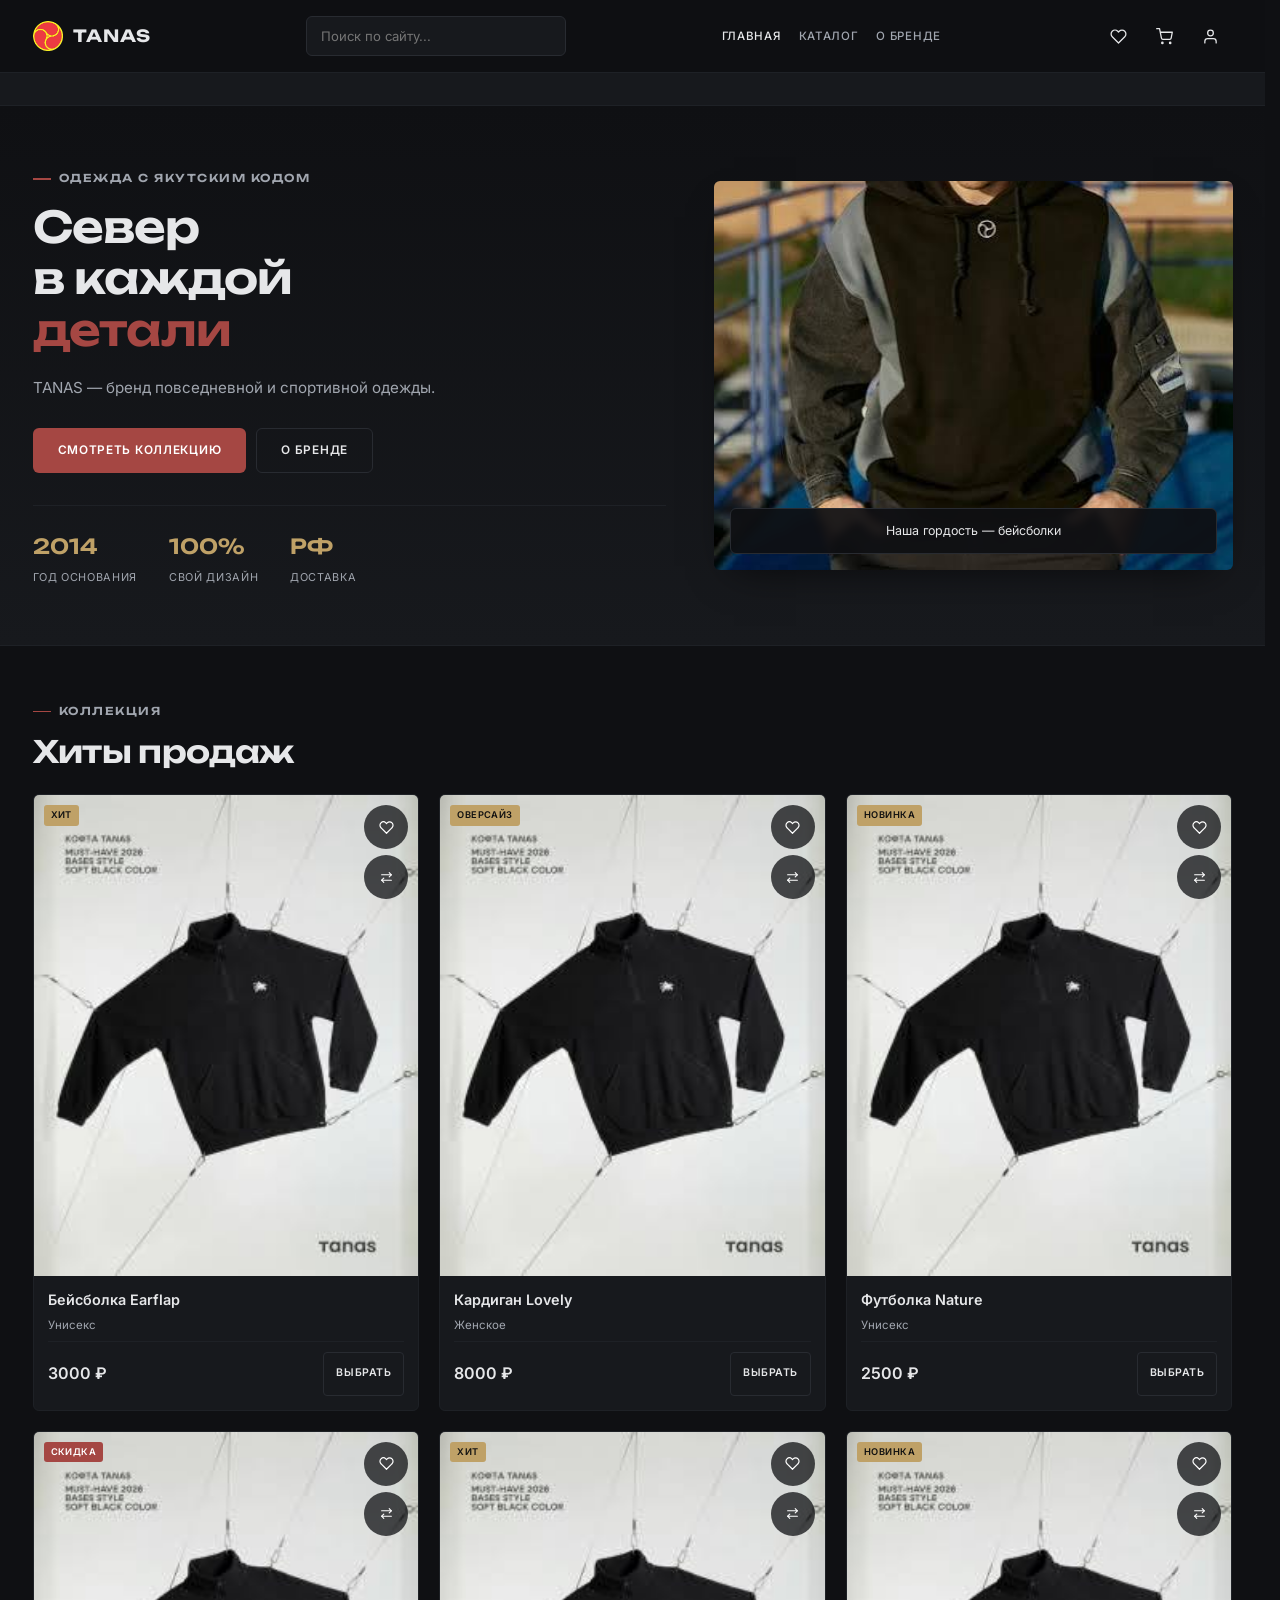
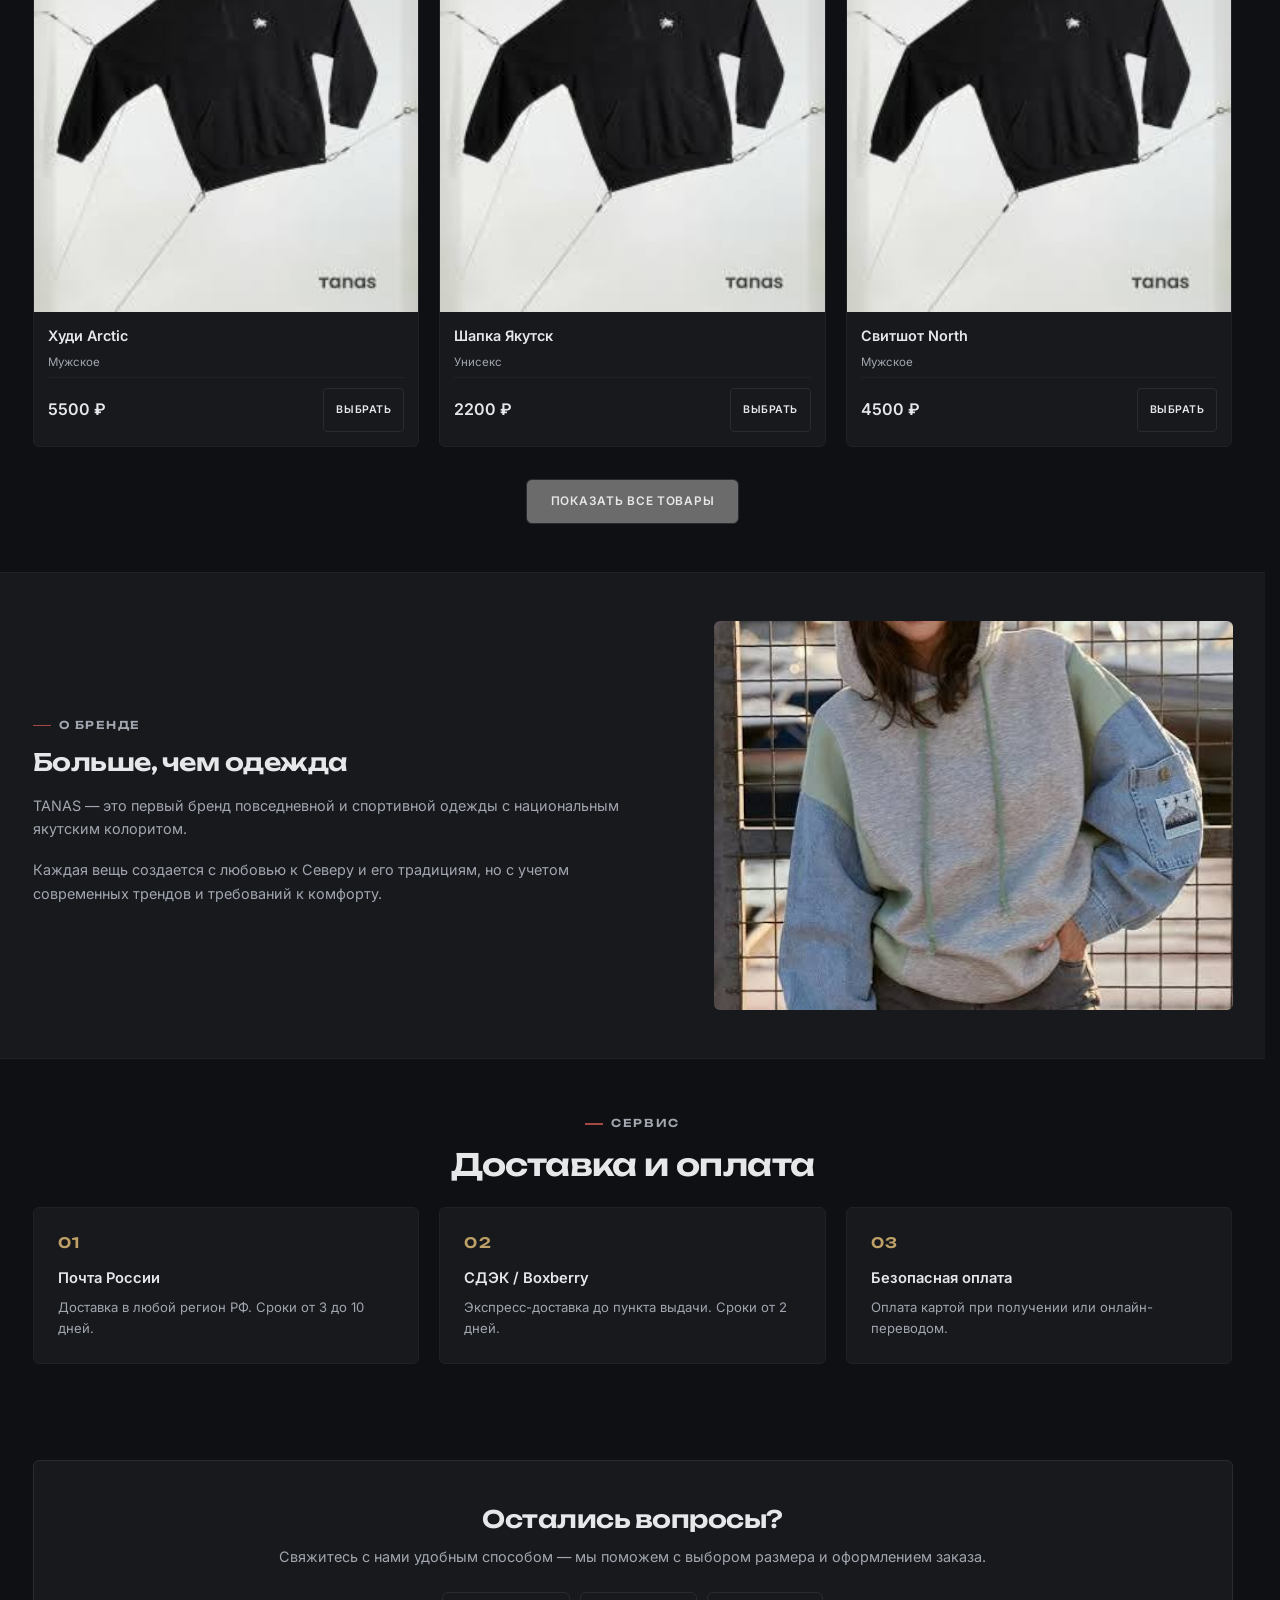
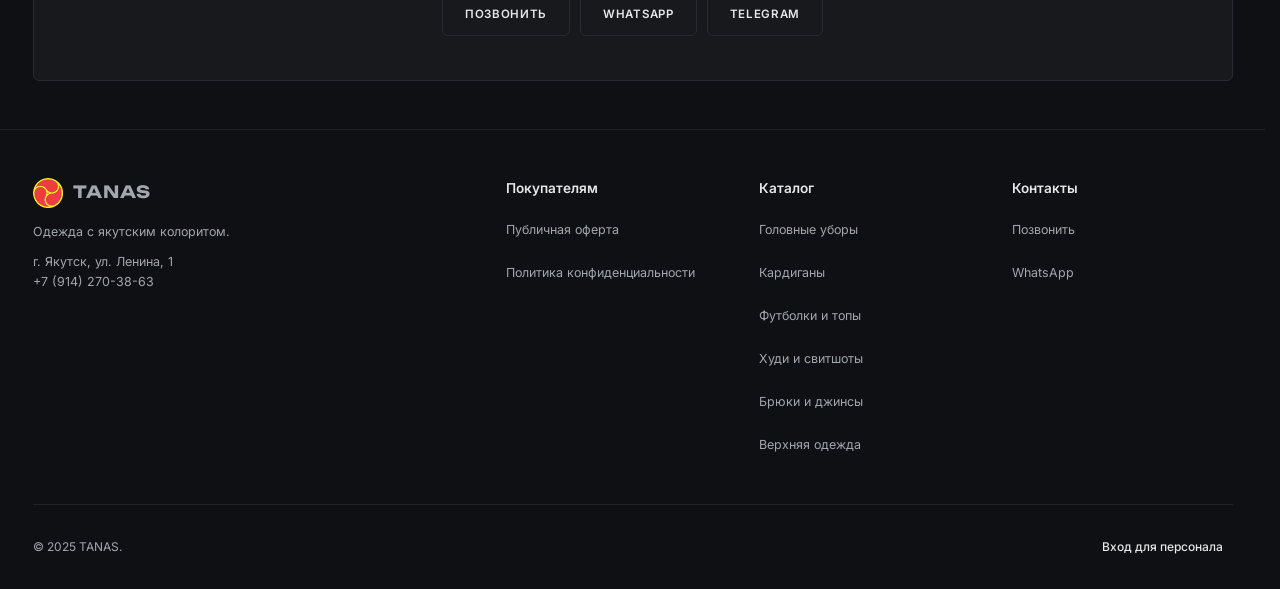
<file: index.html>
<!DOCTYPE html>
<html lang="ru">
<head>
<meta charset="UTF-8">
<meta name="viewport" content="width=device-width, initial-scale=1.0, viewport-fit=cover">
<meta name="theme-color" content="#0F1013">
<meta name="description" content="TANAS — одежда с якутским колоритом. Каталог, размеры, доставка и контакты бренда.">
<title>TANAS — одежда с якутским колоритом</title>
<link rel="preconnect" href="https://fonts.googleapis.com">
<link rel="preconnect" href="https://fonts.gstatic.com" crossorigin>
<link href="https://fonts.googleapis.com/css2?family=Inter:wght@400;500;600&family=Unbounded:wght@400;600;700&display=swap" rel="stylesheet">
<link rel="stylesheet" href="assets/styles.css">
</head>
<body>

<div id="toast-container" role="status" aria-live="polite"></div>

<div id="site">
  <header>
    <div class="container nav">
      <a href="#" class="logo" onclick="switchPage('home')">
        <img src="images/logo.png" alt="TANAS" width="30" height="30" loading="eager" decoding="async">
        <span data-c="logo">TANAS</span>
      </a>
      <div class="search-box">
        <input type="text" id="global-search" aria-label="Поиск по сайту" enterkeyhint="search" placeholder="Поиск по сайту..." autocomplete="off" oninput="queueSearch(this.value)" onfocus="handleSearch(this.value)" onkeydown="handleSearchKey(event)">
        <div id="search-suggestions" class="search-suggestions"></div>
      </div>
      <ul class="nav-links" aria-label="Основная навигация">
        <li><a href="#" onclick="switchPage('home');return false;" class="nav-link-home active">Главная</a></li>
        <li><a href="#catalog" onclick="switchPage('catalog');return false;" class="nav-link-catalog">Каталог</a></li>
        <li><a href="#about-main" onclick="switchPage('home'); return true;">О бренде</a></li>
      </ul>
      <div class="nav-actions">
        <button class="btn-icon" onclick="openFavorites()" title="Избранное" aria-label="Избранное"><svg width="17" height="17" viewBox="0 0 24 24" fill="none" stroke="currentColor" stroke-width="1.8" stroke-linecap="round" stroke-linejoin="round"><path d="M20.84 4.61a5.5 5.5 0 0 0-7.78 0L12 5.67l-1.06-1.06a5.5 5.5 0 0 0-7.78 7.78l1.06 1.06L12 21.23l7.78-7.78 1.06-1.06a5.5 5.5 0 0 0 0-7.78z"/></svg><span id="fav-badge" class="badge">0</span></button>
        <button class="btn-icon" onclick="openCart()" title="Корзина" aria-label="Корзина"><svg width="17" height="17" viewBox="0 0 24 24" fill="none" stroke="currentColor" stroke-width="1.8" stroke-linecap="round" stroke-linejoin="round"><circle cx="9" cy="21" r="1"/><circle cx="20" cy="21" r="1"/><path d="M1 1h4l2.68 13.39a2 2 0 0 0 2 1.61h9.72a2 2 0 0 0 2-1.61L23 6H6"/></svg><span id="cart-badge" class="badge">0</span></button>
        <button class="btn-icon" onclick="openLK()" title="Профиль" aria-label="Профиль"><svg width="17" height="17" viewBox="0 0 24 24" fill="none" stroke="currentColor" stroke-width="1.8" stroke-linecap="round" stroke-linejoin="round"><path d="M20 21v-2a4 4 0 0 0-4-4H8a4 4 0 0 0-4 4v2"/><circle cx="12" cy="7" r="4"/></svg></button>
      </div>
    </div>
  </header>

  <div class="marquee" id="marquee-block"><div class="marquee-content" id="marquee-text">БЕСПЛАТНАЯ ДОСТАВКА ПРИ ЗАКАЗЕ ОТ 5000 ₽ • НОВАЯ КОЛЛЕКЦИЯ • ЯКУТСКИЙ КОЛОРИТ • </div></div>

  <div id="page-home" class="page active">
    <section class="hero">
      <div class="container hero-grid fade-in">
        <div>
          <span class="kicker" data-c="hero_kicker">Одежда с якутским кодом</span>
          <h1 class="display"><span data-c="hero_t1">Север</span><br><span data-c="hero_t2">в каждой</span><br><em data-c="hero_t3">детали</em></h1>
          <p data-c="hero_sub">TANAS — бренд повседневной и спортивной одежды с национальным якутским колоритом.</p>
          <div class="hero-actions">
            <a href="#catalog-preview" class="btn btn-primary" data-c="hero_btn1">Смотреть коллекцию</a>
            <a href="#about-main" class="btn btn-outline" data-c="hero_btn2">О бренде</a>
          </div>
          <div class="hero-stats">
            <div class="stat"><strong data-c="stat1">2014</strong><span data-c="stat1_l">год основания</span></div>
            <div class="stat"><strong data-c="stat2">100%</strong><span data-c="stat2_l">свой дизайн</span></div>
            <div class="stat"><strong data-c="stat3">РФ</strong><span data-c="stat3_l">доставка</span></div>
          </div>
        </div>
        <div class="hero-img">
          <img id="hero-img" width="451" height="679" fetchpriority="high" src="images/hero.jpg" alt="TANAS — северный стиль" loading="eager" decoding="async">
          <div class="hero-badge" data-c="hero_badge">Наша гордость — бейсболки Earflap</div>
        </div>
      </div>
    </section>

    <section class="section" id="catalog-preview">
      <div class="container">
        <div class="section-head fade-in"><div><span class="kicker" data-c="cat_kicker">Коллекция</span><h2 class="display" data-c="cat_title">Хиты продаж</h2></div></div>
        <div class="grid fade-in" id="home-products-grid"></div>
        <div class="show-more-wrap fade-in" style="text-align:center; margin-top:32px;"><button class="btn btn-outline" id="toggle-products-btn" onclick="toggleHomeProducts()">Показать все товары</button></div>
      </div>
    </section>

    <section class="section about" id="about-main">
      <div class="container about-grid fade-in">
        <div class="about-text">
          <span class="kicker">О бренде</span>
          <h2 class="display">Больше, чем одежда</h2>
          <p>TANAS — это первый бренд повседневной и спортивной одежды с национальным якутским колоритом.</p>
          <p>Каждая вещь создается с любовью к Северу и его традициям, но с учетом современных трендов и требований к комфорту.</p>
        </div>
        <div class="about-img"><img src="images/about.jpg" width="451" height="679" alt="О бренде TANAS" loading="lazy" decoding="async"></div>
      </div>
    </section>

    <section class="section" id="delivery-main">
      <div class="container">
        <div class="section-head fade-in" style="justify-content:center; text-align:center;"><div><span class="kicker">Сервис</span><h2 class="display">Доставка и оплата</h2></div></div>
        <div class="delivery-grid fade-in">
          <div class="delivery-card"><div class="delivery-icon">01</div><h4>Почта России</h4><p>Доставка в любой регион РФ. Сроки от 3 до 10 дней.</p></div>
          <div class="delivery-card"><div class="delivery-icon">02</div><h4>СДЭК / Boxberry</h4><p>Экспресс-доставка до пункта выдачи. Сроки от 2 дней.</p></div>
          <div class="delivery-card"><div class="delivery-icon">03</div><h4>Безопасная оплата</h4><p>Оплата картой при получении или онлайн-переводом.</p></div>
        </div>
      </div>
    </section>

    <section class="section" id="contact-main">
      <div class="container">
        <div class="contact-box fade-in">
          <h2 class="display">Остались вопросы?</h2>
          <p>Свяжитесь с нами удобным способом — мы поможем с выбором размера и оформлением заказа.</p>
          <div class="contact-actions">
            <a href="tel:+79142703863" class="contact-btn">Позвонить</a>
            <a href="https://wa.me/79267101609" target="_blank" rel="noopener noreferrer" class="contact-btn">WhatsApp</a>
            <a href="https://t.me/tanas" target="_blank" rel="noopener noreferrer" class="contact-btn">Telegram</a>
          </div>
        </div>
      </div>
    </section>
  </div>

  <div id="page-catalog" class="page">
    <section class="section" style="padding-top: 36px;">
      <div class="container">
        <div class="section-head"><div><h2 class="display">Все товары</h2></div></div>
        <div class="catalog-layout">
          <details class="sidebar-filters" open><summary class="filter-toggle">Фильтры и поиск</summary><div class="filter-content">
            <div class="filter-group"><h4>Поиск</h4><input type="text" id="catalog-search" aria-label="Поиск товаров" enterkeyhint="search" class="form-control" placeholder="Название или тег..." oninput="queueCatalogFilters()"></div>
            <div class="filter-group"><h4>Категории</h4><div id="filter-categories"></div></div>
            <div class="filter-group"><h4>Пол</h4>
              <label class="filter-label"><input type="checkbox" value="male" onchange="applyCatalogFilters()"> Мужское</label>
              <label class="filter-label"><input type="checkbox" value="female" onchange="applyCatalogFilters()"> Женское</label>
              <label class="filter-label"><input type="checkbox" value="unisex" onchange="applyCatalogFilters()"> Унисекс</label>
            </div>
            <div class="filter-group"><h4>Теги</h4>
              <label class="filter-label"><input type="checkbox" value="sale" onchange="applyCatalogFilters()"> Со скидкой</label>
              <label class="filter-label"><input type="checkbox" value="new" onchange="applyCatalogFilters()"> Новинки</label>
              <label class="filter-label"><input type="checkbox" value="hit" onchange="applyCatalogFilters()"> Хиты</label>
            </div>
            <button class="btn-submit" style="background:transparent; border:1px solid var(--border); color:var(--ink); text-transform:none; letter-spacing:0; font-size:.82rem;" onclick="resetCatalogFilters()">Сбросить</button>
          </div></details>
          <div>
            <div class="catalog-top">
              <span id="catalog-count" style="font-size:0.82rem; color:var(--muted)">Найдено: 0</span>
              <div class="catalog-tools">
                <button class="btn-icon" id="compare-btn" onclick="openCompare()" style="display:none;border:1px solid var(--border); font-size:.75rem;">Сравнить (<span id="compare-count">0</span>)</button>
                <select id="catalog-sort" aria-label="Сортировка товаров" onchange="applyCatalogFilters()">
                  <option value="default">По умолчанию</option>
                  <option value="price-asc">Сначала дешевле</option>
                  <option value="price-desc">Сначала дороже</option>
                  <option value="new">Сначала новинки</option>
                  <option value="rating">По рейтингу</option>
                </select>
              </div>
            </div>
            <div class="grid" id="catalog-products-grid"></div>
          </div>
        </div>
      </div>
    </section>
  </div>

  <footer>
    <div class="container">
      <div class="footer-grid">
        <div class="footer-col">
          <div class="logo" style="margin-bottom:14px"><img src="images/logo.png" alt="TANAS" width="22" height="22" loading="lazy" decoding="async"> TANAS</div>
          <p data-c="f_desc">Одежда с якутским колоритом.</p>
          <p style="margin-top:10px" data-c="f_addr">г. Якутск, ул. Ленина, 1</p>
          <p data-c="f_phone">+7 (914) 270-38-63</p>
        </div>
        <div class="footer-col"><h4>Покупателям</h4><a onclick="openLegal('offer')">Публичная оферта</a><a onclick="openLegal('privacy')">Политика конфиденциальности</a></div>
        <div class="footer-col"><h4>Каталог</h4><div id="footer-cats"></div></div>
        <div class="footer-col"><h4>Контакты</h4><a href="tel:+79142703863">Позвонить</a><a href="https://wa.me/79267101609">WhatsApp</a></div>
      </div>
      <div class="footer-bottom">
        <span data-c="f_copy">© 2025 TANAS. Все права защищены.</span>
        <button class="btn-icon" onclick="document.getElementById('admin-login').classList.add('active')" style="font-size:.75rem;">Вход для персонала</button>
      </div>
    </div>
  </footer>
</div>

<div class="modal" id="cart-modal"><div class="modal-box wide">
  <button class="modal-close" onclick="document.getElementById('cart-modal').classList.remove('active')">&times;</button>
  <h3>Корзина</h3>
  <div class="cart-layout">
    <div>
      <div id="cart-list"></div>
      <div id="promo-area" style="margin-top:14px; display:none;">
        <div style="display:flex; gap:8px;">
          <input type="text" id="promo-input" class="form-control" placeholder="Промокод">
          <button class="btn btn-primary" style="padding:10px 20px; text-transform:none; letter-spacing:0; font-size:.82rem;" onclick="applyPromo()">Применить</button>
        </div>
        <div id="promo-status" style="margin-top:8px; font-size:0.78rem;"></div>
      </div>
    </div>
    <div class="checkout-box">
      <h4 style="margin-bottom:14px; font-size:.95rem">Оформление заказа</h4>
      <div id="auth-warning" style="display:none; text-align:center; padding:20px 0;">
        <p style="font-size:0.86rem; margin-bottom:14px; color:var(--muted)">Войдите в профиль для оформления.</p>
        <button class="btn btn-primary" onclick="document.getElementById('cart-modal').classList.remove('active');openLK()">Войти / Регистрация</button>
      </div>
      <div id="checkout-form" style="display:none">
        <div class="form-group"><label for="co-name">Имя</label><input type="text" id="co-name" class="form-control"></div>
        <div class="form-group"><label for="co-phone">Телефон</label><input type="tel" id="co-phone" class="form-control"></div>
        <div class="form-group"><label for="co-city">Город</label><input type="text" id="co-city" class="form-control"></div>
        <div class="form-group"><label for="co-street">Улица, дом, кв.</label><input type="text" id="co-street" class="form-control"></div>
        <div class="form-group"><label for="co-zip">Индекс</label><input type="text" id="co-zip" class="form-control"></div>
        <div style="display:flex; gap:8px; margin:14px 0; align-items:flex-start">
          <input type="checkbox" id="co-agree" style="margin-top:4px; accent-color:var(--accent)">
          <label for="co-agree" style="font-size:0.74rem; color:var(--muted); cursor:pointer">Согласен с <a onclick="openLegal('offer')" style="color:var(--gold)">офертой</a></label>
        </div>
        <button class="btn-submit" onclick="checkout()">Оформить заказ</button>
      </div>
    </div>
  </div>
</div></div>

<div class="modal" id="lk-modal"><div class="modal-box wide">
  <button class="modal-close" onclick="document.getElementById('lk-modal').classList.remove('active')">&times;</button>
  <h3>Личный кабинет</h3>
  <div id="auth-view">
    <div class="tabs"><div class="tab active" onclick="switchAuth('phone', this)">По телефону</div><div class="tab" onclick="switchAuth('email', this)">По Email</div></div>
    <div class="form-group"><label for="auth-name">Имя</label><input type="text" id="auth-name" class="form-control"></div>
    <div class="form-group" id="group-phone"><label for="auth-phone">Телефон</label><input type="tel" id="auth-phone" class="form-control"></div>
    <div class="form-group" id="group-email" style="display:none"><label for="auth-email">Email</label><input type="email" id="auth-email" class="form-control"></div>
    <div class="form-group"><label for="auth-pass">Пароль</label><input type="password" id="auth-pass" class="form-control"></div>
    <button class="btn-submit" onclick="doLogin()">Войти / Зарегистрироваться</button>
  </div>
  <div id="profile-view" style="display:none">
    <div style="margin-bottom:20px; display:flex; justify-content:space-between; align-items:center;">
      <span style="font-size:0.9rem">Вы вошли как: <b id="user-display"></b></span>
      <button class="btn-icon" onclick="logout()" style="font-size:.78rem;">Выйти</button>
    </div>
    <div class="tabs"><div class="tab active" onclick="switchTab('p-info', this)">Профиль</div><div class="tab" onclick="switchTab('p-history', this)">Заказы</div><div class="tab" onclick="switchTab('p-favorites', this)">Избранное</div></div>
    <div id="p-info" class="tab-content">
      <div class="form-group"><label for="prof-name">Имя</label><input type="text" id="prof-name" class="form-control"></div>
      <div class="form-group"><label for="prof-contact">Контакт (логин)</label><input type="text" id="prof-contact" class="form-control" readonly style="opacity:0.5"></div>
      <h4 style="margin:20px 0 14px; font-size:0.9rem">Мои размеры</h4>
      <div style="display:grid; grid-template-columns:1fr 1fr 1fr; gap:14px;">
        <div class="form-group"><label for="prof-chest">Грудь</label><input type="number" id="prof-chest" class="form-control"></div>
        <div class="form-group"><label for="prof-waist">Талия</label><input type="number" id="prof-waist" class="form-control"></div>
        <div class="form-group"><label for="prof-hips">Бедра</label><input type="number" id="prof-hips" class="form-control"></div>
      </div>
      <button class="btn-submit" onclick="saveProfile()">Сохранить</button>
    </div>
    <div id="p-history" class="tab-content" style="display:none"></div>
    <div id="p-favorites" class="tab-content" style="display:none"></div>
  </div>
</div></div>

<div class="modal" id="product-modal"><div class="modal-box wide">
  <button class="modal-close" onclick="document.getElementById('product-modal').classList.remove('active')">&times;</button>
  <div class="p-grid">
    <div>
      <div class="gallery-main"><img id="p-img" alt="Фото товара" width="240" height="300"></div>
      <div class="gallery-thumbs" id="p-thumbs"></div>
    </div>
    <div class="p-info">
      <span class="card-tag mb-2" id="p-tag"></span>
      <h2 style="font-size:1.35rem; margin-bottom:6px;" id="p-title"></h2>
      <div style="font-size:1.4rem; font-weight:600; color:var(--gold); margin-bottom:6px;" id="p-price"></div>
      <div id="p-rating" style="color:var(--gold); margin-bottom:14px; font-size:.85rem;"></div>
      <p class="p-desc" id="p-desc"></p>
      <div class="sizes" id="p-sizes">
        <button class="size-btn" onclick="selectSize(this)">S</button>
        <button class="size-btn active" onclick="selectSize(this)">M</button>
        <button class="size-btn" onclick="selectSize(this)">L</button>
        <button class="size-btn" onclick="selectSize(this)">XL</button>
      </div>
      <table class="p-specs" id="p-specs"></table>
      <div style="display:flex; gap:8px; margin-top:auto;">
        <button class="btn-submit" style="margin:0; flex:1;" onclick="addToCart()">В корзину</button>
        <button class="btn-icon" id="p-fav-btn" onclick="toggleFavorite(currentProd.id)" style="border:1px solid var(--border); padding:8px 14px; color:var(--ink);" title="В избранное"></button>
      </div>
    </div>
  </div>
  <div style="margin-top:28px; border-top:1px solid var(--border); padding-top:20px;">
    <h3 style="margin-bottom:14px;">Отзывы (<span id="reviews-count">0</span>)</h3>
    <div id="reviews-list"></div>
    <div style="background:var(--bg); padding:16px; border-radius:6px; margin-top:14px;">
      <h4 style="margin-bottom:12px; font-size:0.86rem;">Оставить отзыв</h4>
      <div class="form-group"><label for="review-rating">Оценка</label><select id="review-rating" class="form-control"><option value="5">5 — Отлично</option><option value="4">4 — Хорошо</option><option value="3">3 — Нормально</option><option value="2">2 — Плохо</option><option value="1">1 — Ужасно</option></select></div>
      <div class="form-group"><label for="review-text">Комментарий</label><textarea id="review-text" class="form-control" rows="2" placeholder="Поделитесь впечатлениями..."></textarea></div>
      <button class="btn-submit" onclick="submitReview()">Отправить отзыв</button>
    </div>
  </div>
</div></div>

<div class="modal" id="compare-modal"><div class="modal-box wide"><button class="modal-close" onclick="document.getElementById('compare-modal').classList.remove('active')">&times;</button><h3>Сравнение товаров</h3><div id="compare-content"></div></div></div>
<div class="modal" id="favorites-modal"><div class="modal-box wide"><button class="modal-close" onclick="document.getElementById('favorites-modal').classList.remove('active')">&times;</button><h3>Избранное</h3><div id="favorites-content"></div></div></div>
<div class="modal" id="order-detail-modal"><div class="modal-box"><button class="modal-close" onclick="document.getElementById('order-detail-modal').classList.remove('active')">&times;</button><h3>Детали заказа</h3><div id="order-detail-content"></div></div></div>
<div class="modal" id="legal-modal"><div class="modal-box"><button class="modal-close" onclick="document.getElementById('legal-modal').classList.remove('active')">&times;</button><h3 id="legal-title">Документ</h3><div id="legal-text" style="font-size:0.86rem; color:var(--muted); line-height:1.7;"></div></div></div>
<div class="modal" id="admin-login"><div class="modal-box"><button class="modal-close" onclick="document.getElementById('admin-login').classList.remove('active')">&times;</button><h3>Вход для админа</h3><div class="form-group"><input type="password" id="admin-pass" class="form-control" placeholder="Пароль"></div><button class="btn-submit" onclick="loginAdmin()">Войти</button></div></div>

<div id="admin"><div class="admin-layout">
  <div class="sidebar">
    <div class="sidebar-logo">TANAS Admin</div>
    <ul class="sidebar-nav">
      <li class="active" onclick="showAdminTab('analytics', this)">Аналитика</li>
      <li onclick="showAdminTab('orders', this)">Заказы</li>
      <li onclick="showAdminTab('products', this)">Товары</li>
      <li onclick="showAdminTab('promo', this)">Промокоды</li>
      <li onclick="showAdminTab('reviews', this)">Отзывы</li>
      <li onclick="showAdminTab('content', this)">Контент</li>
      <li onclick="showAdminTab('settings', this)">Настройки</li>
    </ul>
    <div style="padding:18px; border-top:1px solid var(--border);"><button class="btn-icon" onclick="logoutAdmin()" style="font-size:.8rem;">← Выйти на сайт</button></div>
  </div>
  <div class="admin-main">
    <div id="tab-analytics" class="admin-page active">
      <h2 style="margin-bottom:20px">Аналитика</h2>
      <div class="kpi-grid" id="kpi-grid"></div>
      <h3 style="margin:20px 0 14px; color:var(--gold); font-size:.95rem">Просмотры по дням</h3>
      <div class="chart" id="views-chart"></div>
      <h3 style="margin:20px 0 14px; color:var(--gold); font-size:.95rem">Топ-5 просмотренных товаров</h3>
      <div class="table-scroll" tabindex="0" role="region" aria-label="Таблица с горизонтальной прокруткой"><table id="top-views-table"><thead><tr><th>Товар</th><th>Просмотры</th></tr></thead><tbody></tbody></table></div>
      <h3 style="margin:20px 0 14px; color:var(--gold); font-size:.95rem">Последние действия</h3>
      <div class="table-scroll" tabindex="0" role="region" aria-label="Таблица с горизонтальной прокруткой"><table id="actions-table"><thead><tr><th>Время</th><th>Действие</th></tr></thead><tbody></tbody></table></div>
    </div>
    <div id="tab-orders" class="admin-page">
      <h2 style="margin-bottom:20px">Заказы</h2>
      <div class="order-status-tabs"><button class="order-tab active" onclick="filterOrders('all', this)">Все</button><button class="order-tab" onclick="filterOrders('new', this)">Новые</button><button class="order-tab" onclick="filterOrders('process', this)">В работе</button><button class="order-tab" onclick="filterOrders('done', this)">Выполненные</button><button class="order-tab" onclick="filterOrders('cancelled', this)">Отмененные</button></div>
      <div class="table-scroll" tabindex="0" role="region" aria-label="Таблица с горизонтальной прокруткой"><table id="admin-orders-table"><thead><tr><th>ID/Дата</th><th>Клиент</th><th>Сумма</th><th>Статус</th><th>Действия</th></tr></thead><tbody></tbody></table></div>
    </div>
    <div id="tab-products" class="admin-page">
      <div style="margin-bottom:20px; display:flex; justify-content:space-between; align-items:center;"><h2>Товары</h2><button class="btn btn-primary" onclick="editProduct(null)">+ Добавить</button></div>
      <div class="table-scroll" tabindex="0" role="region" aria-label="Таблица с горизонтальной прокруткой"><table id="admin-products-table"><thead><tr><th>Фото</th><th>Название</th><th>Цена</th><th>Действие</th></tr></thead><tbody></tbody></table></div>
      <div id="product-form" style="display:none; margin-top:28px; background:var(--surface); padding:22px; border-radius:8px; border:1px solid var(--border);">
        <h3 id="pf-title" style="margin-bottom:18px">Добавление</h3>
        <input type="hidden" id="pf-id">
        <div class="form-group"><label for="pf-name">Название</label><input type="text" id="pf-name" class="form-control"></div>
        <div class="form-group"><label for="pf-price">Цена</label><input type="number" id="pf-price" class="form-control"></div>
        <div class="form-group"><label for="pf-cat">Категория</label><select id="pf-cat" class="form-control"></select></div>
        <div class="form-group"><label for="pf-gender">Пол</label><select id="pf-gender" class="form-control"><option value="unisex">Унисекс</option><option value="male">Мужское</option><option value="female">Женское</option></select></div>
        <div class="form-group"><label for="pf-tag">Тег (хит, новинка, скидка)</label><input type="text" id="pf-tag" class="form-control"></div>
        <div class="form-group"><label for="pf-img">Фото (ссылки через запятую)</label><textarea id="pf-img" class="form-control" rows="2"></textarea></div>
        <div class="form-group"><label for="pf-desc">Описание</label><textarea id="pf-desc" class="form-control" rows="2"></textarea></div>
        <div class="form-group"><label for="pf-specs">Характеристики (ключ: значение)</label><textarea id="pf-specs" class="form-control" rows="4"></textarea></div>
        <button class="btn-submit" onclick="saveProduct()">Сохранить</button>
        <button class="btn-icon" onclick="document.getElementById('product-form').style.display='none'" style="margin-top:8px; font-size:.8rem;">Отмена</button>
      </div>
    </div>
    <div id="tab-promo" class="admin-page">
      <div style="margin-bottom:20px; display:flex; justify-content:space-between; align-items:center;"><h2>Промокоды</h2><button class="btn btn-primary" onclick="createPromo()">+ Создать</button></div>
      <div class="table-scroll" tabindex="0" role="region" aria-label="Таблица с горизонтальной прокруткой"><table id="admin-promo-table"><thead><tr><th>Код</th><th>Тип</th><th>Размер</th><th>Использован</th><th>Действие</th></tr></thead><tbody></tbody></table></div>
    </div>
    <div id="tab-reviews" class="admin-page">
      <h2 style="margin-bottom:20px">Отзывы</h2>
      <div class="table-scroll" tabindex="0" role="region" aria-label="Таблица с горизонтальной прокруткой"><table id="admin-reviews-table"><thead><tr><th>Товар</th><th>Оценка</th><th>Текст</th><th>Дата</th><th>Действие</th></tr></thead><tbody></tbody></table></div>
    </div>
    <div id="tab-content" class="admin-page">
      <h2 style="margin-bottom:20px">Тексты на сайте</h2>
      <div id="content-form" style="max-width:760px;"></div>
      <button class="btn-submit" style="max-width:280px; margin-top:20px;" onclick="saveContent()">Сохранить тексты</button>
    </div>
    <div id="tab-settings" class="admin-page">
      <h2 style="margin-bottom:20px">Настройки</h2>
      <div style="background:var(--surface); padding:22px; border-radius:8px; border:1px solid var(--border); max-width:560px; margin-bottom:20px;">
        <h3 style="margin-bottom:14px; font-size:.95rem; color:var(--gold)">Бегущая строка</h3>
        <div class="form-group" style="display:flex; align-items:center; gap:12px;"><input type="checkbox" id="marquee-enabled" style="width:18px; height:18px; cursor:pointer; accent-color:var(--accent);" onchange="toggleMarqueeSettings()"><label for="marquee-enabled" style="margin:0; font-size:0.86rem; cursor:pointer;">Показывать ленту</label></div>
        <div id="marquee-settings-inputs">
          <div class="form-group" style="margin-top:14px;"><label for="marquee-input-text">Текст ленты</label><textarea id="marquee-input-text" class="form-control" rows="3"></textarea></div>
          <div class="form-group"><label for="marquee-input-speed">Скорость (секунд)</label><input type="number" id="marquee-input-speed" class="form-control" min="5" max="60"></div>
        </div>
        <button class="btn-submit" onclick="saveMarqueeSettings()">Сохранить ленту</button>
      </div>
      <div style="background:var(--surface); padding:22px; border-radius:8px; border:1px solid var(--border); max-width:560px;">
        <h3 style="margin-bottom:14px; font-size:.95rem; color:var(--gold)">Смена пароля</h3>
        <div class="form-group"><label for="set-old-pass">Текущий пароль</label><input type="password" id="set-old-pass" class="form-control"></div>
        <div class="form-group"><label for="set-new-pass">Новый пароль</label><input type="password" id="set-new-pass" class="form-control"></div>
        <button class="btn-submit" onclick="changePassword()">Изменить пароль</button>
      </div>
    </div>
  </div>
</div></div>

<script src="assets/app.js" defer></script>
</body>
</html>
</file>
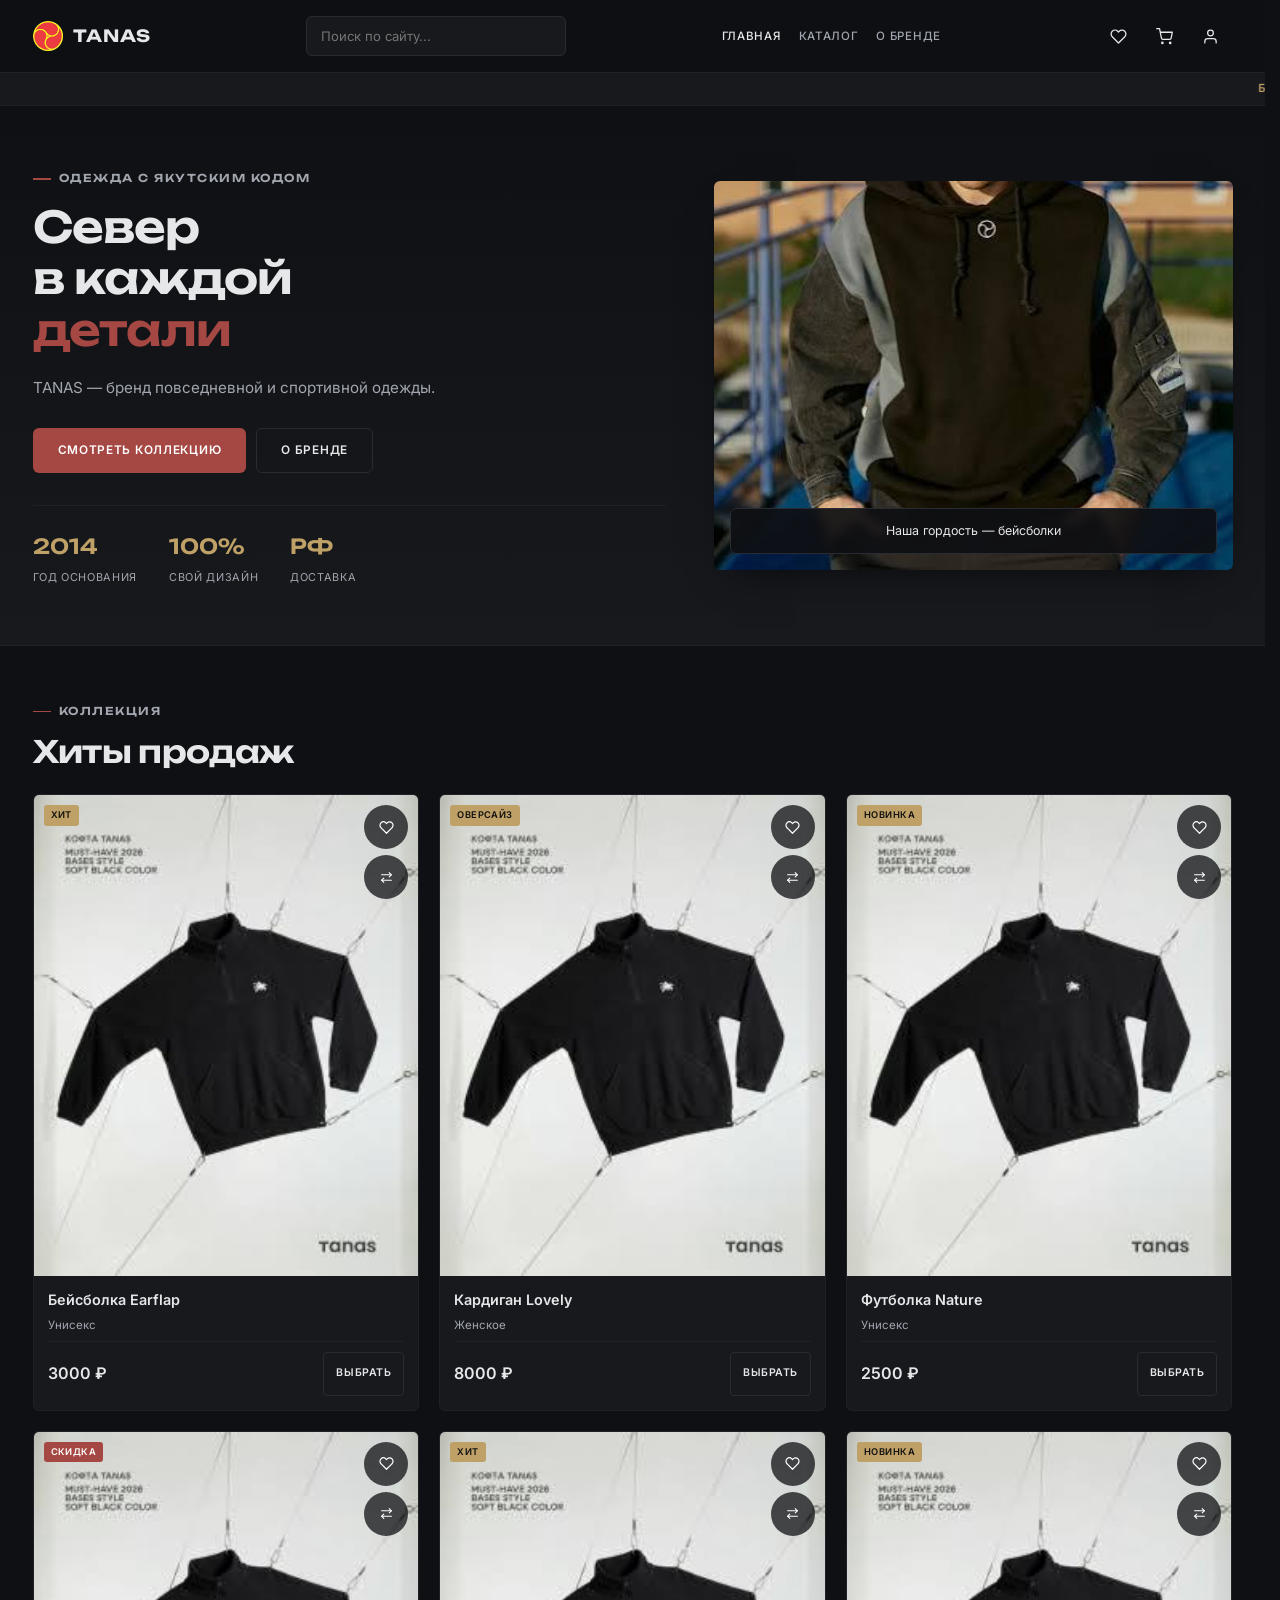
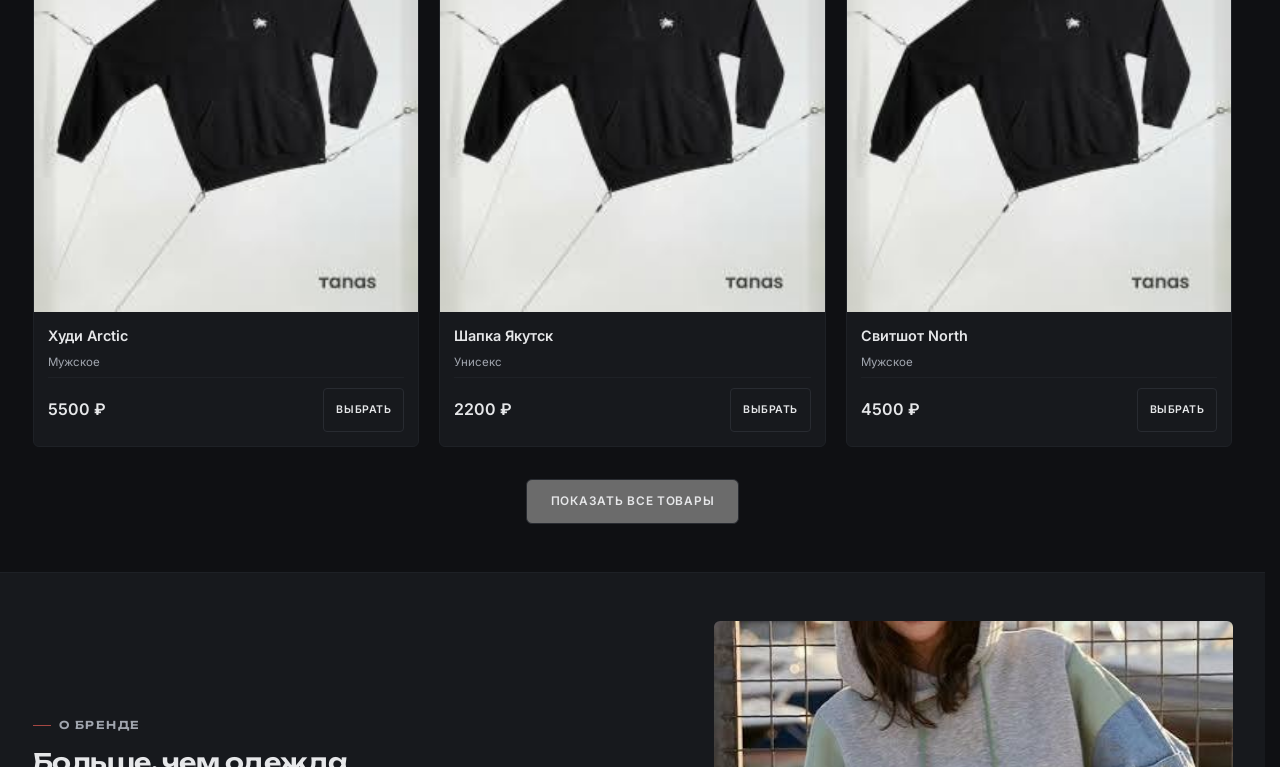
<file: deepseek_html_20261112_1c7ae1 (1).html>
<!doctype html><html lang="ru"><meta charset="utf-8"><meta name="viewport" content="width=device-width, initial-scale=1"><meta http-equiv="refresh" content="0;url=index.html"><title>TANAS</title><a href="index.html">Открыть сайт TANAS</a></html>
</file>
<file: assets/styles.css>
*,*::before,*::after{box-sizing:border-box;margin:0;padding:0}
:root{--bg:#0F1013;--surface:#17191D;--surface-2:#1E2126;--ink:#E6E7E9;--muted:#828892;--accent:#A54743;--accent-hover:#8B3B38;--gold:#BFA167;--gold-hover:#A6884F;--border:#282B31;--border-soft:#1E2126;--radius:6px}
html{scroll-behavior:smooth}
body{font-family:'Inter',sans-serif;background:var(--bg);color:var(--ink);line-height:1.6;overflow-x:clip}
img{max-width:100%;display:block;object-fit:cover}
a{color:inherit;text-decoration:none}
.container{width:min(1200px,92%);margin-inline:auto}
.display{font-family:'Unbounded',sans-serif;font-weight:600;line-height:1.18;letter-spacing:-0.02em}
.kicker{display:inline-flex;align-items:center;gap:8px;font-family:'Unbounded';font-size:.68rem;font-weight:600;letter-spacing:.14em;text-transform:uppercase;color:var(--muted);margin-bottom:14px}
.kicker::before{content:'';width:18px;height:1.5px;background:var(--accent)}
.fade-in{opacity:1;transform:none}
.fade-in.visible{opacity:1;transform:translateY(0)}
#toast-container{position:fixed;top:76px;right:20px;z-index:9999;display:flex;flex-direction:column;gap:8px;pointer-events:none}
.toast{background:var(--surface);border:1px solid var(--border);border-radius:var(--radius);padding:12px 16px;min-width:260px;max-width:380px;box-shadow:0 8px 24px -12px rgba(0,0,0,.6);animation:slideIn .3s ease-out;pointer-events:auto;display:flex;align-items:center;gap:12px}
.toast-icon{width:22px;height:22px;border-radius:50%;display:flex;align-items:center;justify-content:center;font-size:.75rem;font-weight:700;flex-shrink:0;border:1px solid currentColor;font-family:'Unbounded',sans-serif}
.toast.success .toast-icon{color:#4CAF7D}.toast.warning .toast-icon{color:var(--gold)}.toast.error .toast-icon{color:var(--accent)}.toast.info .toast-icon{color:var(--muted)}
.toast-text{flex:1;font-size:.85rem;color:var(--ink)}
@keyframes slideIn{from{transform:translateX(120%);opacity:0}to{transform:translateX(0);opacity:1}}
@keyframes slideOut{from{transform:translateX(0);opacity:1}to{transform:translateX(120%);opacity:0}}
header{position:sticky;top:0;z-index:50;background:rgba(15,16,19,.92);backdrop-filter:blur(12px);border-bottom:1px solid var(--border-soft)}
.nav{display:flex;align-items:center;justify-content:space-between;padding:14px 0;gap:20px}
.logo{display:flex;align-items:center;gap:10px;font-family:'Unbounded';font-size:1.05rem;font-weight:700;text-transform:uppercase;letter-spacing:.06em;flex-shrink:0}
.logo img{width:30px;height:30px;object-fit:contain;mix-blend-mode:screen}
.nav-links{display:flex;gap:22px;list-style:none;font-size:.72rem;font-weight:500;text-transform:uppercase;letter-spacing:.06em;flex-shrink:0}
.nav-links a{color:var(--muted);transition:.2s;cursor:pointer}
.nav-links a:hover,.nav-links a.active{color:var(--ink)}
.nav-actions{display:flex;align-items:center;gap:6px;flex-shrink:0}
.search-box{position:relative;flex:1;max-width:260px}
.search-box input{width:100%;padding:9px 14px;background:var(--surface);border:1px solid var(--border);border-radius:6px;color:var(--ink);font-size:.82rem;transition:.2s}
.search-box input:focus{outline:none;border-color:var(--accent)}
.search-suggestions{position:absolute;top:calc(100% + 6px);left:0;width:340px;max-width:calc(100vw - 40px);background:var(--surface);border:1px solid var(--border);border-radius:var(--radius);box-shadow:0 18px 44px -18px rgba(0,0,0,.85);overflow:hidden;z-index:80;display:none;max-height:min(440px,70vh);overflow-y:auto}
.search-suggestions.active{display:block}
.suggestion-head{padding:8px 12px;font-size:.6rem;text-transform:uppercase;letter-spacing:.1em;color:var(--muted);background:var(--surface-2);font-weight:600;position:sticky;top:0;z-index:1}
.suggestion-item{display:flex;align-items:center;gap:10px;padding:10px 12px;cursor:pointer;transition:.15s;border-bottom:1px solid var(--border-soft);font-size:.82rem}
.suggestion-item:last-child{border-bottom:none}.suggestion-item:hover{background:var(--surface-2)}
.suggestion-icon{width:28px;height:28px;border-radius:6px;background:var(--surface-2);border:1px solid var(--border);display:flex;align-items:center;justify-content:center;color:var(--gold);flex-shrink:0}
.suggestion-item img{width:32px;height:40px;object-fit:cover;border-radius:4px;flex-shrink:0}
.suggestion-body{flex:1;min-width:0}
.suggestion-title{font-weight:600;white-space:nowrap;overflow:hidden;text-overflow:ellipsis;line-height:1.3}
.suggestion-sub{font-size:.68rem;color:var(--muted);line-height:1.3}
.suggestion-price{color:var(--gold);font-weight:600;font-size:.8rem;flex-shrink:0}
.btn-icon{background:none;border:none;color:var(--ink);cursor:pointer;font-size:.82rem;display:inline-flex;align-items:center;gap:6px;padding:8px 10px;border-radius:6px;transition:.2s;font-weight:500;line-height:1}
.btn-icon:hover{color:var(--ink);background:var(--surface-2)}
.badge{background:var(--accent);color:#fff;font-size:.62rem;font-weight:700;padding:2px 6px;border-radius:10px;display:none;line-height:1.2}
.marquee{background:var(--surface);color:var(--gold);padding:7px 0;overflow:hidden;white-space:nowrap;font-size:.7rem;font-weight:600;text-transform:uppercase;letter-spacing:.14em;display:flex;border-bottom:1px solid var(--border-soft)}
.marquee-content{display:inline-block;animation:marquee var(--marquee-speed,25s) linear infinite;padding-left:100%}
@keyframes marquee{0%{transform:translateX(0)}100%{transform:translateX(-100%)}}
.page{display:none}.page.active{display:block}
.hero{padding:56px 0;background:linear-gradient(180deg,var(--bg) 0%,var(--surface) 100%);border-bottom:1px solid var(--border-soft)}
.hero-grid{display:grid;grid-template-columns:1.1fr .9fr;gap:48px;align-items:center}
.hero h1{font-size:clamp(1.9rem,3.4vw,2.8rem);margin-bottom:20px}
.hero h1 em{color:var(--accent);font-style:normal}
.hero p{font-size:.95rem;color:var(--muted);margin-bottom:28px;max-width:45ch}
.hero-actions{display:flex;gap:10px;margin-bottom:32px}
.btn{display:inline-flex;padding:12px 24px;border-radius:var(--radius);font-size:.74rem;font-weight:600;text-transform:uppercase;letter-spacing:.06em;transition:.2s;border:1px solid transparent;cursor:pointer;justify-content:center;align-items:center;gap:8px}
.btn-primary{background:var(--accent);color:#fff}.btn-primary:hover{background:var(--accent-hover)}
.btn-outline{border-color:var(--border);color:var(--ink)}.btn-outline:hover{border-color:var(--muted);background:var(--surface)}
.hero-stats{display:flex;gap:32px;padding-top:24px;border-top:1px solid var(--border-soft)}
.stat strong{display:block;font-family:'Unbounded';font-size:1.3rem;color:var(--gold);font-weight:600}
.stat span{font-size:.68rem;color:var(--muted);text-transform:uppercase;letter-spacing:.06em}
.hero-img{border-radius:var(--radius);overflow:hidden;position:relative;box-shadow:0 16px 40px -20px rgba(0,0,0,.7)}
.hero-img img{width:100%;aspect-ratio:4/3}
.hero-badge{position:absolute;bottom:16px;left:16px;right:16px;background:rgba(15,16,19,.92);padding:12px;border-radius:var(--radius);font-size:.78rem;text-align:center;border:1px solid var(--border);backdrop-filter:blur(4px)}
.section{padding:48px 0}
.section-head{margin-bottom:24px;display:flex;justify-content:space-between;align-items:flex-end;flex-wrap:wrap;gap:16px}
.section-head h2{font-size:clamp(1.5rem,2.4vw,2rem)}
.grid{display:grid;grid-template-columns:repeat(3,1fr);gap:20px}
.card{background:var(--surface);border:1px solid var(--border-soft);border-radius:var(--radius);overflow:hidden;display:flex;flex-direction:column;transition:.25s;cursor:pointer;position:relative}
.card:hover{transform:translateY(-2px);border-color:var(--border);box-shadow:0 8px 24px -14px rgba(0,0,0,.55)}
.card-img{aspect-ratio:4/5;overflow:hidden;background:var(--surface-2);position:relative}
.card-img img{width:100%;height:100%;transition:.5s}
.card:hover .card-img img{transform:scale(1.04)}
.card-tags{position:absolute;top:10px;left:10px;display:flex;flex-direction:column;gap:6px;z-index:2}
.card-tag{font-size:.58rem;font-weight:600;text-transform:uppercase;letter-spacing:.05em;padding:3px 7px;border-radius:3px;background:var(--gold);color:#111;width:fit-content}
.card-tag.sale{background:var(--accent);color:#fff}
.card-heart{position:absolute;top:10px;right:10px;background:rgba(15,16,19,.75);border:none;width:32px;height:32px;border-radius:50%;cursor:pointer;color:#fff;z-index:3;transition:.2s;display:flex;align-items:center;justify-content:center;backdrop-filter:blur(4px)}
.card-heart:hover{background:var(--surface-2)}.card-heart.active{color:var(--accent);background:rgba(15,16,19,.85)}
.card-compare{position:absolute;top:48px;right:10px;background:rgba(15,16,19,.75);border:none;width:32px;height:32px;border-radius:50%;cursor:pointer;color:#fff;z-index:3;transition:.2s;display:flex;align-items:center;justify-content:center;backdrop-filter:blur(4px)}
.card-compare:hover{background:var(--surface-2);color:var(--gold)}.card-compare.active{color:var(--gold)}
.card-body{padding:14px;display:flex;flex-direction:column;flex:1}
.card-title{font-size:.9rem;font-weight:600;margin-bottom:6px;line-height:1.4}
.card-meta{font-size:.72rem;color:var(--muted);margin-bottom:6px;display:flex;gap:8px}
.card-rating{font-size:.72rem;color:var(--gold);margin-bottom:6px}
.card-footer{display:flex;justify-content:space-between;align-items:center;padding-top:10px;border-top:1px solid var(--border-soft);margin-top:auto}
.card-price{font-weight:600;font-size:1rem;color:var(--ink)}
.card-btn{padding:6px 12px;border:1px solid var(--border);border-radius:4px;background:none;color:var(--ink);font-size:.66rem;text-transform:uppercase;letter-spacing:.05em;cursor:pointer;transition:.2s;font-weight:600}
.card:hover .card-btn{border-color:var(--accent);color:var(--accent)}
.catalog-layout{display:grid;grid-template-columns:250px 1fr;gap:28px}
.sidebar-filters{background:var(--surface);border:1px solid var(--border-soft);border-radius:var(--radius);padding:20px;height:fit-content;position:sticky;top:100px}
.filter-group{margin-bottom:20px;border-bottom:1px solid var(--border-soft);padding-bottom:20px}
.filter-group:last-child{border:none;margin-bottom:0;padding-bottom:0}
.filter-group h4{font-size:.78rem;margin-bottom:10px;color:var(--ink);text-transform:uppercase;letter-spacing:.06em}
.filter-label{display:flex;align-items:center;gap:8px;font-size:.82rem;color:var(--muted);margin-bottom:7px;cursor:pointer;transition:.2s}
.filter-label:hover{color:var(--ink)}.filter-label input{accent-color:var(--accent);cursor:pointer}
.catalog-top{display:flex;justify-content:space-between;align-items:center;margin-bottom:20px;flex-wrap:wrap;gap:12px}
.catalog-top select{padding:8px 12px;background:var(--surface);border:1px solid var(--border);border-radius:6px;color:var(--ink);font-size:.82rem;outline:none}
.about{background:var(--surface);border-top:1px solid var(--border-soft);border-bottom:1px solid var(--border-soft)}
.about-grid{display:grid;grid-template-columns:1fr 1fr;gap:48px;align-items:center}
.about-text h2{margin-bottom:18px}.about-text p{color:var(--muted);margin-bottom:18px;font-size:.9rem}
.about-img{border-radius:var(--radius);overflow:hidden}
.about-img img{width:100%;height:100%;object-fit:cover;min-height:340px}
.delivery-grid{display:grid;grid-template-columns:repeat(3,1fr);gap:20px}
.delivery-card{background:var(--surface);border:1px solid var(--border-soft);padding:24px;border-radius:var(--radius)}
.delivery-icon{font-family:'Unbounded',sans-serif;font-size:.9rem;font-weight:600;color:var(--gold);letter-spacing:.1em;margin-bottom:12px}
.delivery-card h4{font-size:.92rem;margin-bottom:6px;color:var(--ink);font-weight:600}
.delivery-card p{color:var(--muted);font-size:.82rem}
.contact-box{background:var(--surface);border:1px solid var(--border);border-radius:var(--radius);padding:44px 32px;text-align:center}
.contact-box h2{margin-bottom:12px;color:var(--ink)}
.contact-box p{margin-bottom:24px;color:var(--muted);font-size:.9rem}
.contact-actions{display:flex;justify-content:center;gap:10px;flex-wrap:wrap}
.contact-btn{background:transparent;border:1px solid var(--border);color:var(--ink);padding:11px 22px;border-radius:var(--radius);font-weight:600;font-size:.72rem;text-transform:uppercase;letter-spacing:.06em;transition:.2s;display:inline-flex;gap:8px;align-items:center}
.contact-btn:hover{background:var(--gold);color:#111;border-color:var(--gold)}
footer{padding:48px 0 20px;border-top:1px solid var(--border-soft);font-size:.78rem;color:var(--muted);background:var(--bg)}
.footer-grid{display:grid;grid-template-columns:2fr 1fr 1fr 1fr;gap:32px;margin-bottom:32px}
.footer-col h4{color:var(--ink);font-size:.85rem;margin-bottom:14px;font-weight:600}
.footer-col a{display:block;margin-bottom:7px;cursor:pointer;transition:.2s}
.footer-col a:hover{color:var(--ink)}
.footer-bottom{border-top:1px solid var(--border-soft);padding-top:20px;display:flex;justify-content:space-between;align-items:center;font-size:.75rem}
.modal{position:fixed;inset:0;background:rgba(0,0,0,.82);backdrop-filter:blur(6px);display:none;align-items:center;justify-content:center;z-index:1000;padding:20px}
.modal.active{display:flex}
.modal-box{background:var(--surface);border:1px solid var(--border);border-radius:var(--radius);padding:20px;width:100%;max-width:440px;max-height:90vh;overflow-y:auto;position:relative}
.modal-box.wide{max-width:880px}
.modal-close{position:absolute;top:14px;right:14px;background:none;border:none;color:var(--muted);font-size:1.1rem;cursor:pointer;transition:.2s;z-index:5;width:28px;height:28px;display:flex;align-items:center;justify-content:center;border-radius:4px}
.modal-close:hover{color:var(--ink);background:var(--surface-2)}
.modal h3{font-size:1.05rem;margin-bottom:16px;font-weight:600}
.p-grid{display:grid;grid-template-columns:1fr 1fr;gap:28px}
.gallery-main{aspect-ratio:4/5;border-radius:var(--radius);overflow:hidden;background:var(--bg)}
.gallery-main img{width:100%;height:100%;object-fit:cover}
.gallery-thumbs{display:flex;gap:6px;margin-top:10px;overflow-x:auto;padding-bottom:4px}
.gallery-thumbs img{width:62px;height:78px;object-fit:cover;border-radius:4px;cursor:pointer;border:2px solid transparent;opacity:.5;transition:.2s;flex-shrink:0}
.gallery-thumbs img:hover{opacity:.8}.gallery-thumbs img.active{border-color:var(--accent);opacity:1}
.p-info{display:flex;flex-direction:column}
.p-desc{font-size:.86rem;color:var(--muted);margin-bottom:18px}
.p-specs{width:100%;font-size:.82rem;border-collapse:collapse;margin-bottom:20px}
.p-specs td{padding:9px 0;border-bottom:1px solid var(--border-soft)}
.p-specs td:first-child{color:var(--muted);width:40%}
.sizes{display:flex;gap:6px;margin-bottom:20px;flex-wrap:wrap}
.size-btn{width:42px;height:42px;border:1px solid var(--border);border-radius:4px;background:var(--bg);color:var(--ink);cursor:pointer;font-weight:600;font-size:.82rem;transition:.2s}
.size-btn:hover{border-color:var(--muted)}.size-btn.active{background:var(--ink);color:var(--bg);border-color:var(--ink)}
.review-card{background:var(--bg);border:1px solid var(--border-soft);padding:12px;border-radius:6px;margin-bottom:10px}
.review-header{display:flex;justify-content:space-between;margin-bottom:6px;font-size:.82rem}
.review-stars{color:var(--gold);font-size:.85rem;letter-spacing:1px}
.review-text{font-size:.82rem;color:var(--muted)}
.form-group{margin-bottom:14px}
.form-group label{display:block;font-size:.78rem;color:var(--muted);margin-bottom:6px}
.form-control{width:100%;padding:10px 12px;background:var(--bg);border:1px solid var(--border);border-radius:6px;color:var(--ink);font-family:inherit;font-size:.86rem;transition:.2s}
.form-control:focus{outline:none;border-color:var(--accent)}
textarea.form-control{resize:vertical;min-height:74px}
.btn-submit{width:100%;padding:12px;background:var(--accent);color:#fff;border:none;border-radius:6px;font-weight:600;font-size:.8rem;text-transform:uppercase;letter-spacing:.05em;cursor:pointer;margin-top:10px;transition:.2s}
.btn-submit:hover{background:var(--accent-hover)}
.tabs{display:flex;gap:20px;border-bottom:1px solid var(--border);margin-bottom:20px;overflow-x:auto}
.tab{padding:10px 0;color:var(--muted);cursor:pointer;border-bottom:2px solid transparent;font-weight:500;font-size:.85rem;transition:.2s;white-space:nowrap}
.tab.active{color:var(--ink);border-color:var(--accent)}
.cart-layout{display:grid;grid-template-columns:1.5fr 1fr;gap:24px}
.cart-item{display:flex;gap:14px;padding:14px 0;border-bottom:1px solid var(--border-soft);align-items:center}
.cart-item img{width:62px;height:78px;object-fit:cover;border-radius:4px}
.cart-item-info{flex:1}
.cart-controls{display:flex;gap:6px;align-items:center}
.qty-btn{width:26px;height:26px;border:1px solid var(--border);background:var(--surface-2);color:var(--ink);cursor:pointer;border-radius:4px;font-size:.82rem}
.checkout-box{background:var(--bg);padding:18px;border-radius:var(--radius);border:1px solid var(--border)}
.compare-table{width:100%;border-collapse:collapse;font-size:.82rem}
.compare-table th,.compare-table td{padding:10px;border:1px solid var(--border);text-align:left;vertical-align:top}
.compare-table th{background:var(--surface-2);color:var(--muted);font-size:.72rem;text-transform:uppercase;letter-spacing:.05em}
.order-status-tabs{display:flex;gap:6px;margin-bottom:14px;flex-wrap:wrap}
.order-tab{padding:7px 14px;background:var(--surface);border:1px solid var(--border);border-radius:16px;font-size:.78rem;cursor:pointer;transition:.2s;color:var(--muted)}
.order-tab:hover{color:var(--ink)}.order-tab.active{background:var(--accent);color:#fff;border-color:var(--accent)}
.order-detail{background:var(--bg);padding:14px;border-radius:6px;margin-bottom:14px}
.order-detail h4{color:var(--gold);margin-bottom:10px;font-size:.9rem}
.order-detail p{font-size:.82rem;margin-bottom:5px}
.order-detail .divider{border-top:1px solid var(--border);margin:10px 0}
.status-badge{display:inline-block;padding:3px 10px;border-radius:16px;font-size:.72rem;font-weight:600}
.status-badge.new{background:rgba(130,136,146,.15);color:var(--muted)}
.status-badge.process{background:rgba(191,161,103,.15);color:var(--gold)}
.status-badge.done{background:rgba(76,175,125,.15);color:#4CAF7D}
.status-badge.cancelled{background:rgba(165,71,67,.18);color:var(--accent)}
#admin{display:none;min-height:100vh;background:var(--bg)}
.admin-layout{display:flex;height:100vh}
.sidebar{width:240px;background:var(--surface);border-right:1px solid var(--border);display:flex;flex-direction:column}
.sidebar-logo{padding:20px 22px;font-family:'Unbounded';font-weight:600;border-bottom:1px solid var(--border);font-size:1rem;color:var(--gold);letter-spacing:.05em}
.sidebar-nav{flex:1;padding:12px 0;list-style:none;overflow-y:auto}
.sidebar-nav li{padding:11px 22px;color:var(--muted);cursor:pointer;border-left:2px solid transparent;transition:.2s;font-size:.85rem}
.sidebar-nav li:hover{color:var(--ink);background:rgba(255,255,255,.02)}
.sidebar-nav li.active{background:var(--surface-2);color:var(--ink);border-color:var(--accent)}
.admin-main{flex:1;padding:28px;overflow-y:auto}
.admin-page{display:none}.admin-page.active{display:block}
table{width:100%;border-collapse:collapse;font-size:.82rem;background:var(--surface);border:1px solid var(--border);border-radius:var(--radius);overflow:hidden;margin-bottom:14px}
th,td{padding:12px 14px;text-align:left;border-bottom:1px solid var(--border)}
th{background:var(--surface-2);color:var(--muted);font-size:.72rem;text-transform:uppercase;letter-spacing:.05em;font-weight:600}
.content-section-title{font-size:.95rem;font-weight:600;color:var(--gold);margin:24px 0 14px;padding-bottom:8px;border-bottom:1px solid var(--border)}
.content-section-title:first-child{margin-top:0}
.text-muted{color:var(--muted);font-size:.82rem}
.kpi-grid{display:grid;grid-template-columns:repeat(4,1fr);gap:12px;margin-bottom:20px}
.kpi{background:var(--surface);padding:16px;border-radius:var(--radius);border:1px solid var(--border)}
.kpi-num{font-family:'Unbounded';font-size:1.5rem;font-weight:600;color:var(--gold)}
.kpi-label{font-size:.75rem;color:var(--muted)}
.chart{display:flex;align-items:flex-end;gap:6px;height:130px;padding:14px;background:var(--surface);border:1px solid var(--border);border-radius:var(--radius)}
.chart-bar{flex:1;background:var(--accent);border-radius:3px 3px 0 0;position:relative;min-height:4px;opacity:.85}
.chart-bar:hover{opacity:1}
.chart-label{font-size:.66rem;text-align:center;margin-top:8px;color:var(--muted)}

/* Responsive layout and controls */
:root{color-scheme:dark;--muted:#A1A6AF}
html{scroll-padding-top:160px;-webkit-text-size-adjust:100%;scrollbar-gutter:stable}
body{min-width:280px}
button,input,select,textarea{font:inherit}
button,a,input,select,textarea,summary{-webkit-tap-highlight-color:transparent;touch-action:manipulation}
:focus-visible{outline:2px solid var(--gold);outline-offset:4px}
.container{width:calc(100% - 48px);max-width:1200px}
.hero-grid,.about-grid,.p-grid{grid-template-columns:minmax(0,1.1fr) minmax(0,.9fr)}
.grid{grid-template-columns:repeat(3,minmax(0,1fr))}
.catalog-layout{grid-template-columns:228px minmax(0,1fr)}
.cart-layout{grid-template-columns:minmax(0,1.5fr) minmax(0,1fr)}
.hero-grid>*,.about-grid>*,.catalog-layout>*,.cart-layout>*,.p-grid>*,.footer-grid>*,.card-body,.cart-item-info{min-width:0}
.display,.card-title,.cart-item-info,.p-info,.footer-col,.toast-text{overflow-wrap:anywhere}
.nav{gap:16px;flex-wrap:wrap}
.search-box{min-width:140px}
.search-suggestions{width:max(100%,340px);max-height:min(420px,55dvh);overscroll-behavior:contain}
.nav-links a{display:flex;align-items:center;min-height:44px}
.nav-links{gap:18px}
.btn,.btn-icon,.btn-submit,.contact-btn,.card-btn,.size-btn,.qty-btn,.order-tab,.tab{min-height:44px}
.btn-icon,.qty-btn,.size-btn{min-width:44px;justify-content:center;flex-shrink:0}
.btn-icon svg{flex-shrink:0}
.nav-actions{gap:2px}
.nav-actions .btn-icon{position:relative;padding:10px}
.nav-actions .badge{position:absolute;right:0;top:0}
.card-heart,.card-compare{width:44px;height:44px;backdrop-filter:none}
.card-compare{top:60px}
.card-tags{max-width:calc(100% - 68px)}
.card-footer{gap:8px;flex-wrap:wrap}
.card-btn{padding:8px 12px}
.card-price{white-space:nowrap}
.card-img img{aspect-ratio:4/5}
.hero-actions,.hero-stats{flex-wrap:wrap}
.hero-img img{height:auto;aspect-ratio:4/3}
.about-img img{height:auto;aspect-ratio:4/3;min-height:0}
.filter-toggle{display:none;cursor:pointer;min-height:44px;align-items:center;justify-content:space-between;font-weight:600;list-style:none}
.filter-toggle::-webkit-details-marker{display:none}
.filter-toggle::after{content:'+';font-size:1.4rem;color:var(--gold)}
details[open]>.filter-toggle::after{content:'−'}
.filter-label{min-height:36px;line-height:1.5;margin-bottom:2px}
.filter-label input{width:18px;height:18px;flex-shrink:0}
.catalog-tools{display:flex;gap:8px;flex-wrap:wrap;min-width:0}
.catalog-top select{max-width:100%;min-height:44px;min-width:0}
.modal{padding:24px;overscroll-behavior:contain;backdrop-filter:none}
.modal-box{max-height:calc(100vh - 48px);max-height:calc(100dvh - 48px);overscroll-behavior:contain;padding:28px;scrollbar-gutter:stable;overflow-wrap:anywhere}
.modal-box h3{padding-right:36px}
.modal-close{top:6px;right:6px;width:44px;height:44px;background:var(--surface);font-size:1.5rem}
.form-control{min-width:0;min-height:44px}
#p-title{padding-right:20px}
#p-thumbs:empty{display:none}
#compare-content,.table-scroll{max-width:100%;overflow-x:auto;overscroll-behavior-x:contain}
.compare-table{min-width:560px}
.table-scroll table{min-width:580px}
.p-specs{table-layout:fixed}
.p-specs td{overflow-wrap:anywhere;padding-right:8px}
.footer-col a{min-height:36px;padding:6px 0}
.admin-main{min-width:0}
.admin-layout{height:100vh;height:100dvh}
.sidebar{flex-shrink:0}
.kpi-num{font-size:clamp(1rem,2vw,1.5rem);overflow-wrap:anywhere}
#toast-container{max-width:calc(100% - 32px);top:16px;right:16px}
.toast{min-width:0;width:min(380px,calc(100vw - 32px))}
.marquee-content{animation-play-state:paused}
.marquee.is-visible .marquee-content{animation-play-state:running}
.marquee:hover .marquee-content{animation-play-state:paused}
@media(min-width:1440px){.container{max-width:1320px}.hero{padding:72px 0}.hero h1{font-size:3.2rem}}
@media(max-width:1100px){
 .nav{display:grid;grid-template-columns:auto minmax(140px,1fr) auto;gap:4px 20px;padding:8px 0}
 .search-box{max-width:none}.nav-links{grid-row:2;grid-column:1/-1;justify-content:center}.nav-actions{grid-column:3;grid-row:1}
 .catalog-layout{grid-template-columns:210px minmax(0,1fr);gap:20px}.catalog-layout .grid{grid-template-columns:repeat(2,minmax(0,1fr))}
 .hero-grid,.about-grid{gap:28px}.footer-grid{grid-template-columns:repeat(2,minmax(0,1fr))}
 .kpi-grid{grid-template-columns:repeat(2,minmax(0,1fr))}
}
@media(max-width:900px){
 .hero-grid,.about-grid{grid-template-columns:minmax(0,1fr)}.hero-grid{gap:28px}.hero-img{max-width:620px;width:100%}
 .hero h1{font-size:clamp(2rem,6vw,3.2rem)}.hero p{max-width:60ch}
 .grid{grid-template-columns:repeat(2,minmax(0,1fr));gap:16px}.delivery-grid{grid-template-columns:repeat(2,minmax(0,1fr))}
 .catalog-layout{grid-template-columns:minmax(0,1fr)}.sidebar-filters{position:static;padding:12px 18px}
 .filter-toggle{display:flex}.filter-content{display:grid;grid-template-columns:repeat(2,minmax(0,1fr));gap:18px;padding-top:16px}
 .filter-group{border:0;margin:0;padding:0}.filter-content>.btn-submit{grid-column:1/-1}
 .p-grid,.cart-layout{grid-template-columns:minmax(0,1fr)}.gallery-main{max-width:440px;width:100%;margin:auto}
 .admin-layout{height:auto;min-height:100dvh;flex-direction:column}.sidebar{width:100%;height:auto}
 .sidebar-logo{padding:12px 20px}.sidebar-nav{display:flex;overflow-x:auto;padding:6px;flex:none}.sidebar-nav li{border-left:0;border-bottom:2px solid transparent;white-space:nowrap;padding:12px 14px}
 .admin-main{overflow:visible;padding:24px}
}
@media(max-width:600px){
 .container{width:calc(100% - 32px)}.nav{grid-template-columns:minmax(0,1fr) auto;gap:4px 8px}
 .logo{font-size:.95rem;gap:8px}.nav-actions{grid-column:2;grid-row:1}.nav-links{grid-column:1/-1;grid-row:3;justify-content:space-around;gap:8px;font-size:.69rem}
 .search-box{grid-column:1/-1;grid-row:2;width:100%;min-width:0;display:block}.search-box input{min-height:44px;font-size:16px}
 .search-suggestions{width:100%;max-width:100%;max-height:50dvh}.suggestion-item{min-height:48px}
 .hero{padding:32px 0}.hero h1{font-size:clamp(1.8rem,8vw,2.6rem)}.hero p{font-size:.95rem;margin-bottom:20px}
 .hero-actions{gap:8px;margin-bottom:24px}.hero-actions .btn{flex:1 1 160px;padding:12px 16px}
 .hero-stats{display:grid;grid-template-columns:repeat(3,minmax(0,1fr));gap:12px;padding-top:18px}.stat strong{font-size:1.08rem}.stat span{font-size:.6rem;letter-spacing:.02em}
 .hero-badge{bottom:12px;left:12px;right:12px;font-size:.72rem;padding:10px}
 .section{padding:32px 0}.section-head{margin-bottom:20px}.section-head h2,.contact-box h2{font-size:clamp(1.3rem,6vw,1.75rem)}
 .grid,.catalog-layout .grid{gap:12px}.card-body{padding:12px}.card-title{font-size:.85rem}.card-footer{align-items:stretch}.card-btn{width:100%}
 .delivery-grid{grid-template-columns:minmax(0,1fr);gap:12px}.delivery-card{padding:20px}
 .contact-box{padding:28px 18px}.contact-btn{justify-content:center;flex:1 1 130px;padding:12px}
 footer{padding-top:32px}.footer-grid{gap:24px 16px}.footer-grid>.footer-col:first-child{grid-column:1/-1}.footer-bottom{flex-direction:column;gap:12px;text-align:center}
 .catalog-top{align-items:stretch}.catalog-tools{width:100%}.catalog-top select{flex:1;font-size:16px}
 .filter-content{grid-template-columns:minmax(0,1fr)}.sidebar-filters{padding:10px 14px}
 .filter-label{min-height:44px}.filter-group h4{margin-bottom:8px}
 .modal{padding:12px;padding-top:max(12px,env(safe-area-inset-top));padding-bottom:max(12px,env(safe-area-inset-bottom))}
 .modal-box{padding:20px 16px;max-height:calc(100vh - 24px);max-height:calc(100dvh - max(12px,env(safe-area-inset-top)) - max(12px,env(safe-area-inset-bottom)))}
 input,select,textarea,.form-control{font-size:16px}.p-grid{gap:20px}.gallery-main{max-width:280px}.gallery-thumbs img{width:48px;height:60px}
 .cart-item{display:grid;grid-template-columns:52px minmax(0,1fr);gap:12px}.cart-item img{width:52px;height:66px}.cart-controls{grid-column:2;flex-wrap:wrap}
 #promo-area>div:first-child{flex-wrap:wrap}#promo-input{flex:1 1 160px}#promo-area .btn{flex:1 1 130px}
 .checkout-box{padding:16px}.tabs{gap:16px}.tab{display:flex;align-items:center}
 .admin-main{padding:20px 16px}.kpi-grid{gap:10px}.kpi{padding:14px}.sidebar-logo{font-size:.85rem}
 header,.hero-badge{backdrop-filter:none}.card:hover,.card:hover .card-img img{transform:none}
 .marquee-content{animation:none!important;padding-left:0}.marquee{font-size:.62rem;padding-inline:16px}
}
@media(max-width:380px){
 .grid,.catalog-layout .grid{grid-template-columns:minmax(0,1fr)}.footer-grid{grid-template-columns:minmax(0,1fr)}
 .hero-actions .btn{flex-basis:100%}.stat span{font-size:.58rem}.nav-actions .btn-icon{min-width:42px;padding:8px}
 .kpi-grid{grid-template-columns:minmax(0,1fr)}
}
@media(hover:none),(pointer:coarse){.card:hover,.card:hover .card-img img{transform:none}.card-img img{transition:none}}
@media(prefers-reduced-motion:reduce){html{scroll-behavior:auto}*,*::before,*::after{animation:none!important;transition:none!important}.marquee-content{padding-left:0}}
</file>
